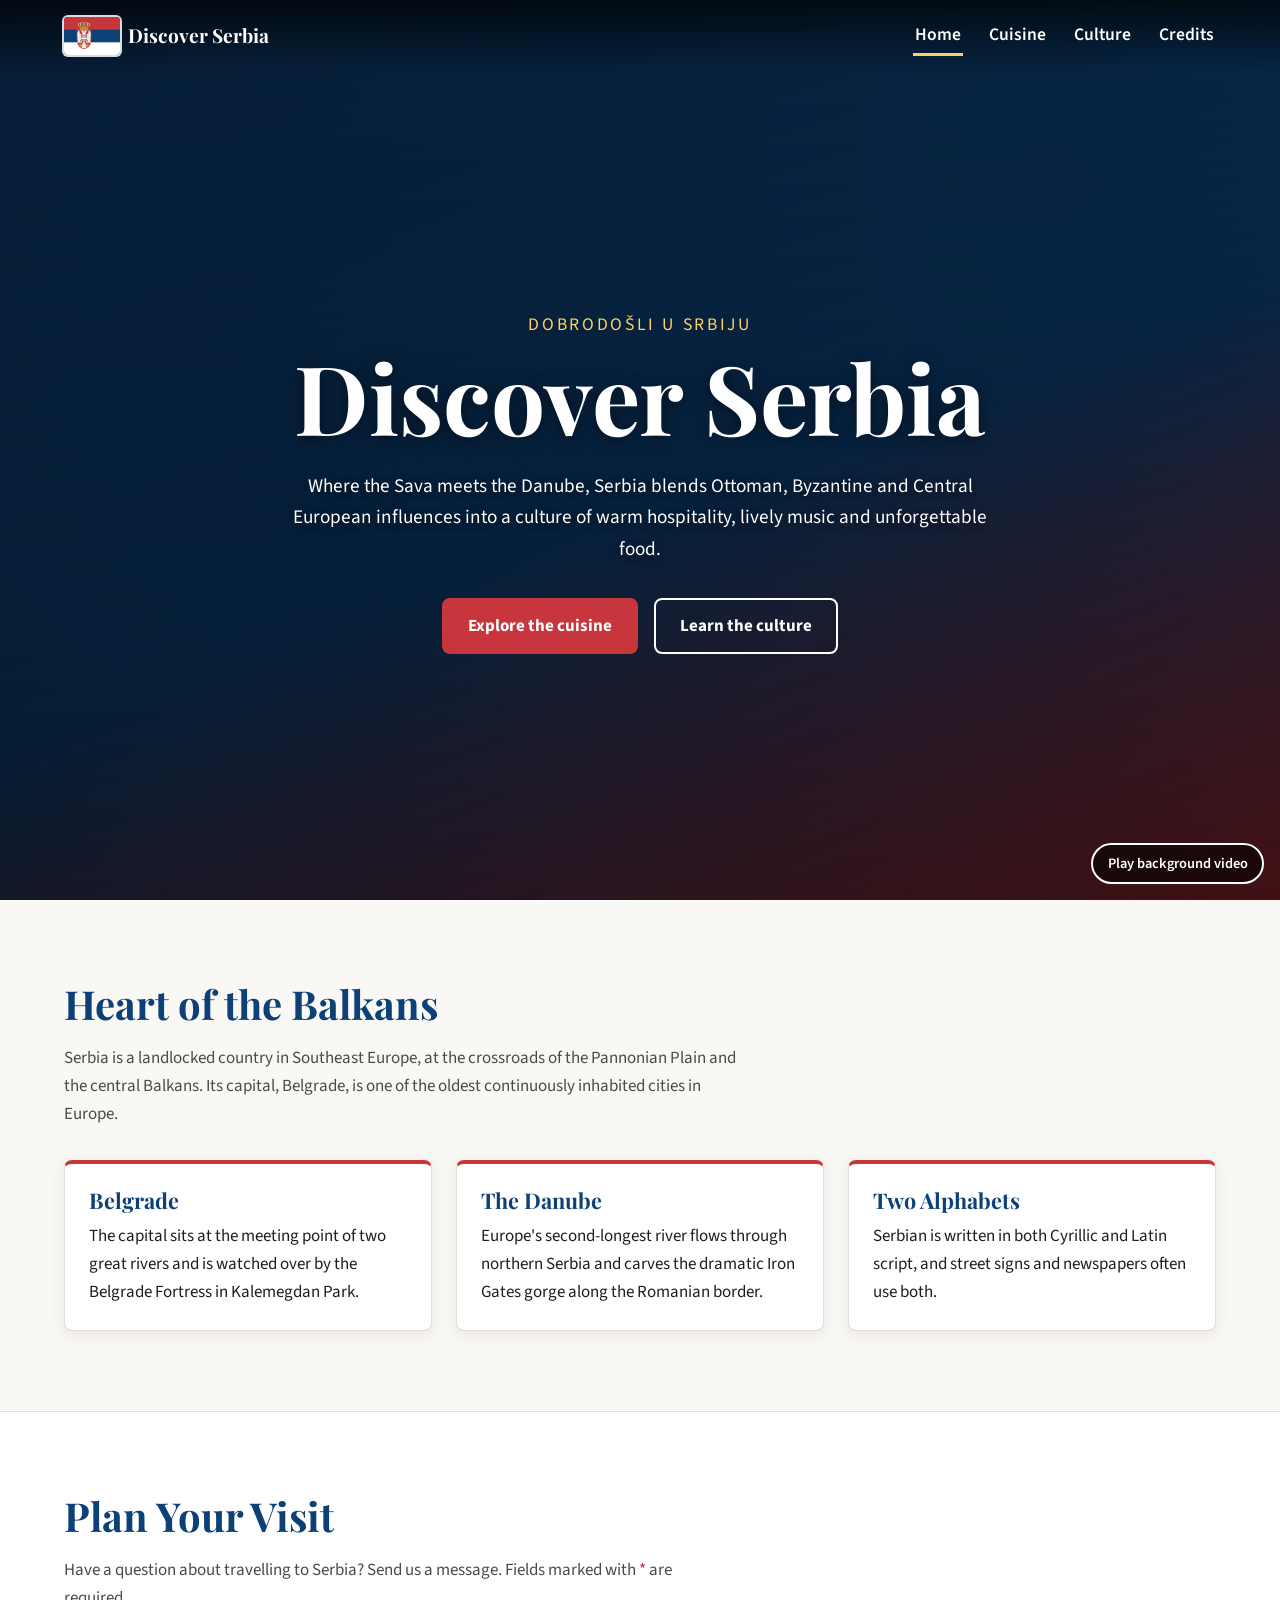
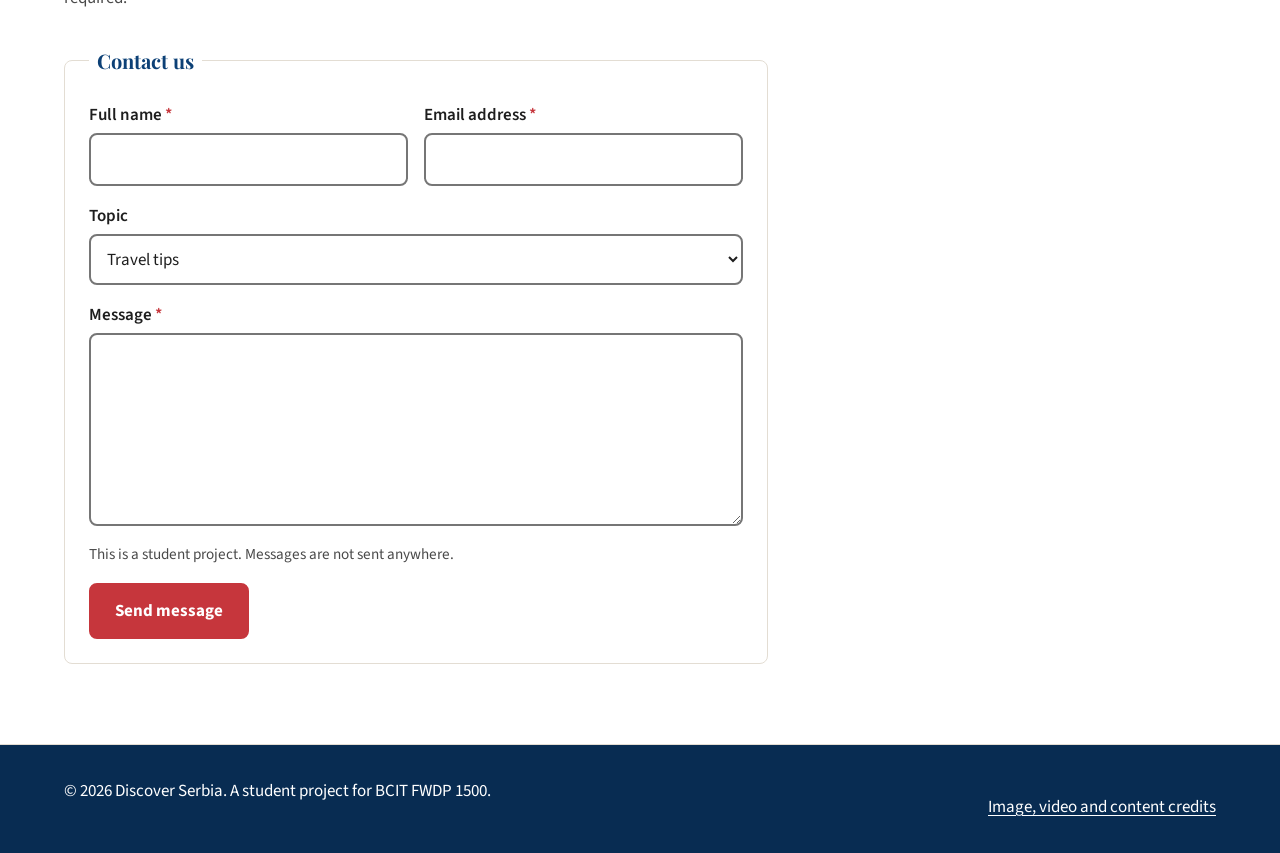
<file: index.html>
<!DOCTYPE html>
<html lang="en">
<head>
  <meta charset="UTF-8">
  <meta name="viewport" content="width=device-width, initial-scale=1">
  <title>Discover Serbia | Home</title>
  <meta name="description" content="Discover Serbia: an introduction to the Balkan country of Belgrade, the Danube, hearty cuisine and centuries of rich culture and history.">
  <meta name="theme-color" content="#0c4076">

  <link rel="icon" href="favicon/favicon.ico" sizes="32x32">
  <link rel="icon" href="favicon/favicon.svg" type="image/svg+xml">
  <link rel="apple-touch-icon" href="favicon/apple-touch-icon.png">
  <link rel="manifest" href="favicon/site.webmanifest">

  <link rel="preconnect" href="https://fonts.googleapis.com">
  <link rel="preconnect" href="https://fonts.gstatic.com" crossorigin>
  <link rel="stylesheet" href="https://fonts.googleapis.com/css2?family=Playfair+Display:ital,wght@0,700;1,400&amp;family=Source+Sans+3:wght@400;600;700&amp;display=swap">
  <link rel="stylesheet" href="css/reset.css">
  <link rel="stylesheet" href="css/styles.css">

  <script src="js/video.js" defer></script>
</head>
<body>
  <a class="skip-link" href="#main">Skip to content</a>

  <header class="site-header site-header--overlay">
    <div class="container site-header__inner">
      <a class="logo" href="index.html">
        <img src="images/Flag_of_Serbia.svg.webp" alt="Flag of Serbia, Discover Serbia home" width="56" height="37">
        <span class="logo__text" aria-hidden="true">Discover Serbia</span>
      </a>
      <nav class="site-nav" aria-label="Main">
        <ul>
          <li><a href="index.html" aria-current="page">Home</a></li>
          <li><a href="cuisine.html">Cuisine</a></li>
          <li><a href="culture.html">Culture</a></li>
          <li><a href="credits.html">Credits</a></li>
        </ul>
      </nav>
    </div>
  </header>

  <main id="main">
    <section class="hero" aria-labelledby="hero-title">
      <video class="hero__video" autoplay muted loop playsinline preload="auto" aria-hidden="true">
        <source src="media/belgrade-video.mp4" type="video/mp4">
      </video>

      <div class="hero__content">
        <p class="hero__eyebrow" lang="sr-Latn">Dobrodošli u Srbiju</p>
        <h1 id="hero-title">Discover Serbia</h1>
        <p class="hero__lead">
          Where the Sava meets the Danube, Serbia blends Ottoman, Byzantine and
          Central European influences into a culture of warm hospitality, lively
          music and unforgettable food.
        </p>
        <div class="hero__actions">
          <a class="btn" href="cuisine.html">Explore the cuisine</a>
          <a class="btn btn--ghost" href="culture.html">Learn the culture</a>
        </div>
      </div>

      <button class="hero__toggle" type="button" hidden>Pause background video</button>
    </section>

    <section class="section" aria-labelledby="intro-title">
      <div class="container">
        <h2 id="intro-title">Heart of the Balkans</h2>
        <p class="section__intro">
          Serbia is a landlocked country in Southeast Europe, at the crossroads of
          the Pannonian Plain and the central Balkans. Its capital, Belgrade, is
          one of the oldest continuously inhabited cities in Europe.
        </p>

        <div class="card-grid">
          <article class="card">
            <h3>Belgrade</h3>
            <p>
              The capital sits at the meeting point of two great rivers and is
              watched over by the Belgrade Fortress in Kalemegdan Park.
            </p>
          </article>
          <article class="card">
            <h3>The Danube</h3>
            <p>
              Europe's second-longest river flows through northern Serbia and
              carves the dramatic Iron Gates gorge along the Romanian border.
            </p>
          </article>
          <article class="card">
            <h3>Two Alphabets</h3>
            <p>
              Serbian is written in both Cyrillic and Latin script, and street
              signs and newspapers often use both.
            </p>
          </article>
        </div>
      </div>
    </section>

    <section class="section section--alt" aria-labelledby="contact-title">
      <div class="container">
        <h2 id="contact-title">Plan Your Visit</h2>
        <p class="section__intro">
          Have a question about travelling to Serbia? Send us a message.
          Fields marked with <span class="required" aria-hidden="true">*</span> are required.
        </p>

        <form class="contact-form" action="#" method="post">
          <fieldset>
            <legend>Contact us</legend>

            <div class="form-row">
              <div class="form-field">
                <label for="name">Full name <span class="required" aria-hidden="true">*</span></label>
                <input type="text" id="name" name="name" autocomplete="name" required>
              </div>
              <div class="form-field">
                <label for="email">Email address <span class="required" aria-hidden="true">*</span></label>
                <input type="email" id="email" name="email" autocomplete="email" required>
              </div>
            </div>

            <div class="form-field">
              <label for="topic">Topic</label>
              <select id="topic" name="topic">
                <option value="travel">Travel tips</option>
                <option value="food">Food &amp; restaurants</option>
                <option value="culture">Culture &amp; history</option>
                <option value="other">Something else</option>
              </select>
            </div>

            <div class="form-field">
              <label for="message">Message <span class="required" aria-hidden="true">*</span></label>
              <textarea id="message" name="message" rows="6" required></textarea>
            </div>

            <p class="form-note">This is a student project. Messages are not sent anywhere.</p>

            <button class="btn" type="submit">Send message</button>
          </fieldset>
        </form>
      </div>
    </section>
  </main>

  <footer class="site-footer">
    <div class="container site-footer__inner">
      <p>&copy; 2026 Discover Serbia. A student project for BCIT FWDP 1500.</p>
      <p><a href="credits.html">Image, video and content credits</a></p>
    </div>
  </footer>
</body>
</html>
</file>
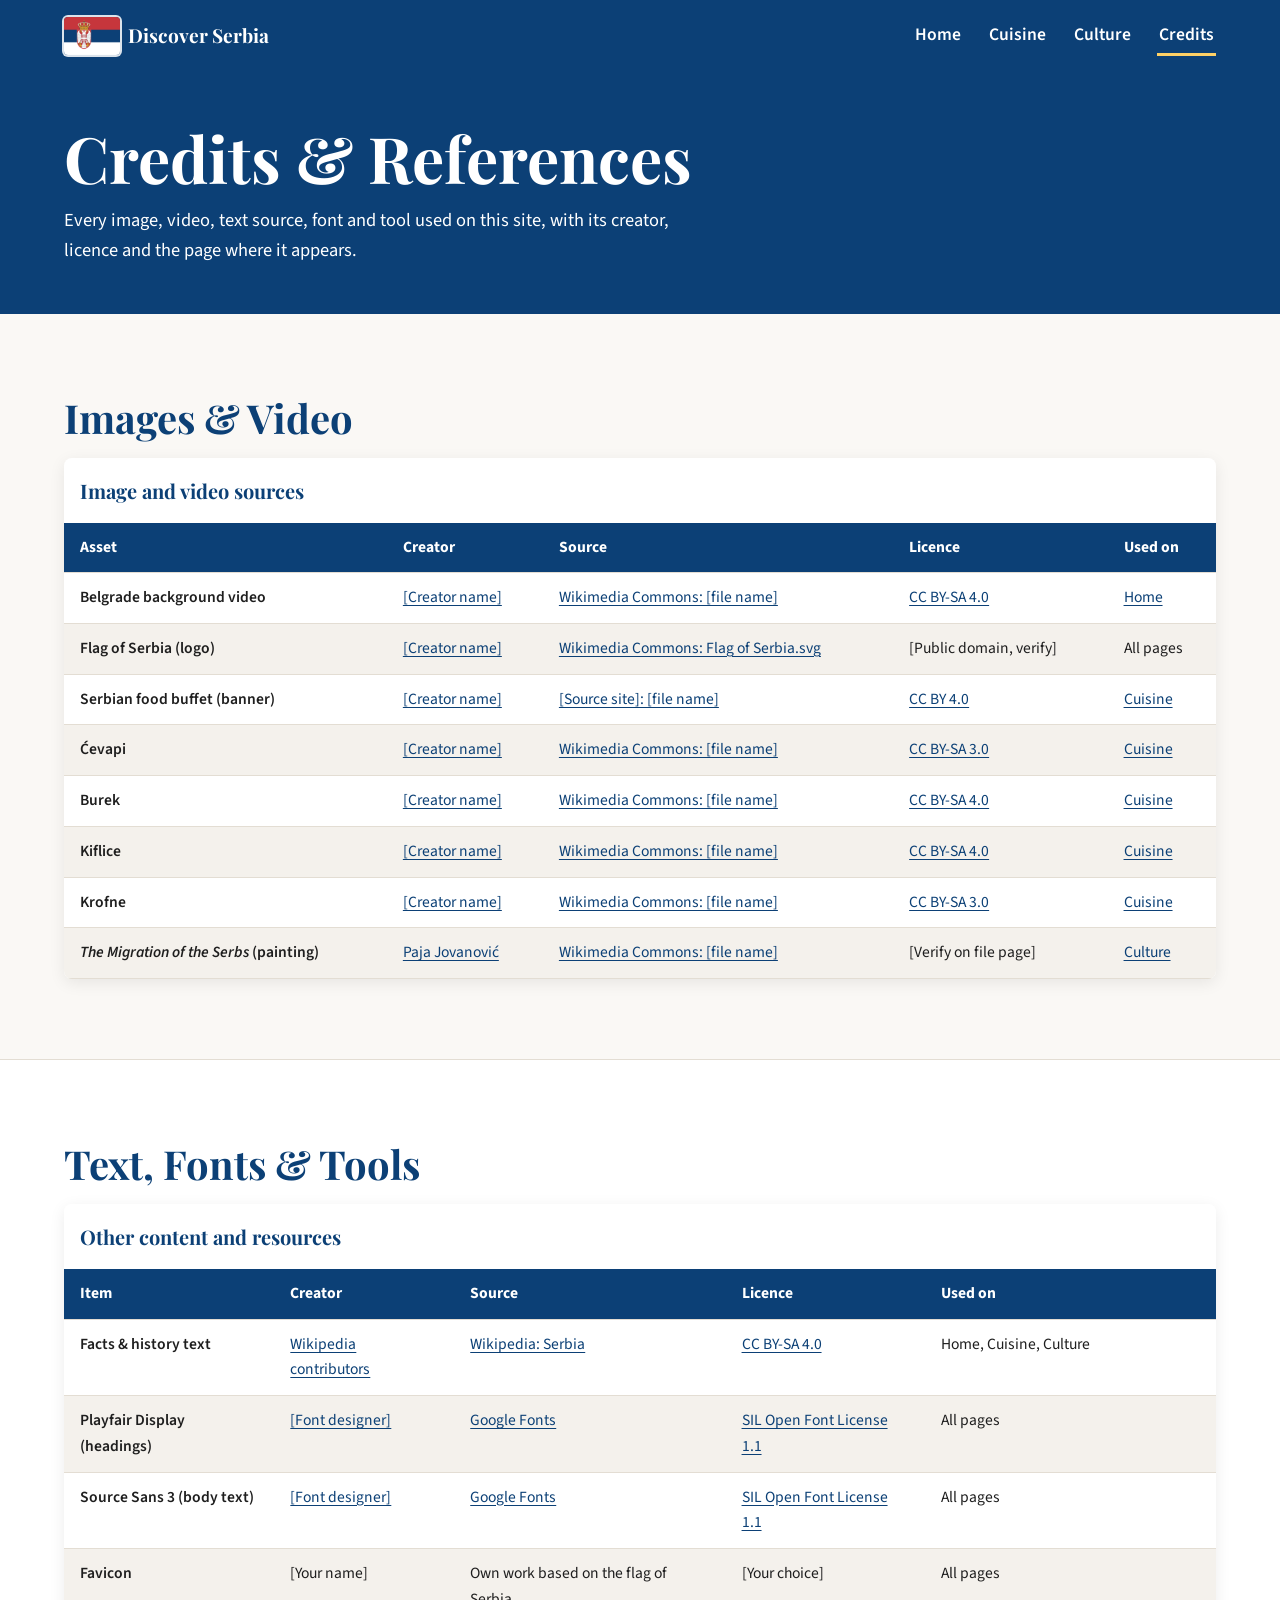
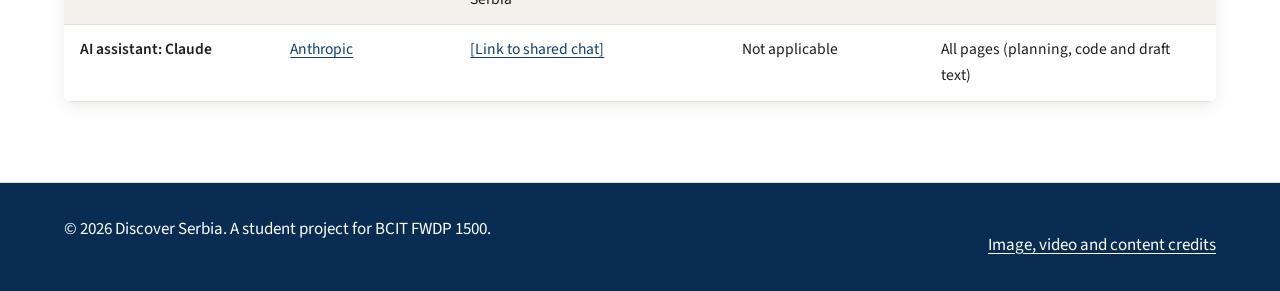
<file: credits.html>
<!DOCTYPE html>
<html lang="en">
<head>
  <meta charset="UTF-8">
  <meta name="viewport" content="width=device-width, initial-scale=1">
  <title>Credits &amp; References | Discover Serbia</title>
  <meta name="description" content="Credits and references for the images, video, text, fonts and AI resources used on the Discover Serbia website, with licences and the page each item appears on.">
  <meta name="theme-color" content="#0c4076">

  <link rel="icon" href="favicon/favicon.ico" sizes="32x32">
  <link rel="icon" href="favicon/favicon.svg" type="image/svg+xml">
  <link rel="apple-touch-icon" href="favicon/apple-touch-icon.png">
  <link rel="manifest" href="favicon/site.webmanifest">

  <link rel="preconnect" href="https://fonts.googleapis.com">
  <link rel="preconnect" href="https://fonts.gstatic.com" crossorigin>
  <link rel="stylesheet" href="https://fonts.googleapis.com/css2?family=Playfair+Display:ital,wght@0,700;1,400&amp;family=Source+Sans+3:wght@400;600;700&amp;display=swap">
  <link rel="stylesheet" href="css/reset.css">
  <link rel="stylesheet" href="css/styles.css">
</head>
<body>
  <a class="skip-link" href="#main">Skip to content</a>

  <header class="site-header">
    <div class="container site-header__inner">
      <a class="logo" href="index.html">
        <img src="images/Flag_of_Serbia.svg.webp" alt="Flag of Serbia, Discover Serbia home" width="56" height="37">
        <span class="logo__text" aria-hidden="true">Discover Serbia</span>
      </a>
      <nav class="site-nav" aria-label="Main">
        <ul>
          <li><a href="index.html">Home</a></li>
          <li><a href="cuisine.html">Cuisine</a></li>
          <li><a href="culture.html">Culture</a></li>
          <li><a href="credits.html" aria-current="page">Credits</a></li>
        </ul>
      </nav>
    </div>
  </header>

  <main id="main">
    <section class="page-banner" aria-labelledby="page-title">
      <div class="container">
        <h1 id="page-title">Credits &amp; References</h1>
        <p>
          Every image, video, text source, font and tool used on this site, with
          its creator, licence and the page where it appears.
        </p>
      </div>
    </section>

    <!--
      MOCK-UP: the [bracketed] creator names and "#" links below are placeholders.
      Replace each one with the real creator, profile link, source page and the exact
      licence verified on the original file page before submission.
    -->
    <section class="section" aria-labelledby="media-title">
      <div class="container">
        <h2 id="media-title">Images &amp; Video</h2>
        <div class="table-wrap" role="region" aria-labelledby="media-caption" tabindex="0">
          <table class="data-table credits-table">
            <caption id="media-caption">Image and video sources</caption>
            <thead>
              <tr>
                <th scope="col">Asset</th>
                <th scope="col">Creator</th>
                <th scope="col">Source</th>
                <th scope="col">Licence</th>
                <th scope="col">Used on</th>
              </tr>
            </thead>
            <tbody>
              <tr>
                <td>Belgrade background video</td>
                <td><a href="#">[Creator name]</a></td>
                <td><a href="#">Wikimedia Commons: [file name]</a></td>
                <td><a href="https://creativecommons.org/licenses/by-sa/4.0/">CC BY-SA 4.0</a></td>
                <td><a href="index.html">Home</a></td>
              </tr>
              <tr>
                <td>Flag of Serbia (logo)</td>
                <td><a href="#">[Creator name]</a></td>
                <td><a href="#">Wikimedia Commons: Flag of Serbia.svg</a></td>
                <td>[Public domain, verify]</td>
                <td>All pages</td>
              </tr>
              <tr>
                <td>Serbian food buffet (banner)</td>
                <td><a href="#">[Creator name]</a></td>
                <td><a href="#">[Source site]: [file name]</a></td>
                <td><a href="https://creativecommons.org/licenses/by/4.0/">CC BY 4.0</a></td>
                <td><a href="cuisine.html">Cuisine</a></td>
              </tr>
              <tr>
                <td>Ćevapi</td>
                <td><a href="#">[Creator name]</a></td>
                <td><a href="#">Wikimedia Commons: [file name]</a></td>
                <td><a href="https://creativecommons.org/licenses/by-sa/3.0/">CC BY-SA 3.0</a></td>
                <td><a href="cuisine.html">Cuisine</a></td>
              </tr>
              <tr>
                <td>Burek</td>
                <td><a href="#">[Creator name]</a></td>
                <td><a href="#">Wikimedia Commons: [file name]</a></td>
                <td><a href="https://creativecommons.org/licenses/by-sa/4.0/">CC BY-SA 4.0</a></td>
                <td><a href="cuisine.html">Cuisine</a></td>
              </tr>
              <tr>
                <td>Kiflice</td>
                <td><a href="#">[Creator name]</a></td>
                <td><a href="#">Wikimedia Commons: [file name]</a></td>
                <td><a href="https://creativecommons.org/licenses/by-sa/4.0/">CC BY-SA 4.0</a></td>
                <td><a href="cuisine.html">Cuisine</a></td>
              </tr>
              <tr>
                <td>Krofne</td>
                <td><a href="#">[Creator name]</a></td>
                <td><a href="#">Wikimedia Commons: [file name]</a></td>
                <td><a href="https://creativecommons.org/licenses/by-sa/3.0/">CC BY-SA 3.0</a></td>
                <td><a href="cuisine.html">Cuisine</a></td>
              </tr>
              <tr>
                <td><cite>The Migration of the Serbs</cite> (painting)</td>
                <td><a href="#">Paja Jovanović</a></td>
                <td><a href="#">Wikimedia Commons: [file name]</a></td>
                <td>[Verify on file page]</td>
                <td><a href="culture.html">Culture</a></td>
              </tr>
            </tbody>
          </table>
        </div>
      </div>
    </section>

    <section class="section section--alt" aria-labelledby="other-title">
      <div class="container">
        <h2 id="other-title">Text, Fonts &amp; Tools</h2>
        <div class="table-wrap" role="region" aria-labelledby="other-caption" tabindex="0">
          <table class="data-table credits-table">
            <caption id="other-caption">Other content and resources</caption>
            <thead>
              <tr>
                <th scope="col">Item</th>
                <th scope="col">Creator</th>
                <th scope="col">Source</th>
                <th scope="col">Licence</th>
                <th scope="col">Used on</th>
              </tr>
            </thead>
            <tbody>
              <tr>
                <td>Facts &amp; history text</td>
                <td><a href="https://en.wikipedia.org/wiki/Serbia">Wikipedia contributors</a></td>
                <td><a href="https://en.wikipedia.org/wiki/Serbia">Wikipedia: Serbia</a></td>
                <td><a href="https://creativecommons.org/licenses/by-sa/4.0/">CC BY-SA 4.0</a></td>
                <td>Home, Cuisine, Culture</td>
              </tr>
              <tr>
                <td>Playfair Display (headings)</td>
                <td><a href="#">[Font designer]</a></td>
                <td><a href="https://fonts.google.com/specimen/Playfair+Display">Google Fonts</a></td>
                <td><a href="https://openfontlicense.org/">SIL Open Font License 1.1</a></td>
                <td>All pages</td>
              </tr>
              <tr>
                <td>Source Sans 3 (body text)</td>
                <td><a href="#">[Font designer]</a></td>
                <td><a href="https://fonts.google.com/specimen/Source+Sans+3">Google Fonts</a></td>
                <td><a href="https://openfontlicense.org/">SIL Open Font License 1.1</a></td>
                <td>All pages</td>
              </tr>
              <tr>
                <td>Favicon</td>
                <td>[Your name]</td>
                <td>Own work based on the flag of Serbia</td>
                <td>[Your choice]</td>
                <td>All pages</td>
              </tr>
              <tr>
                <td>AI assistant: Claude</td>
                <td><a href="https://www.anthropic.com/">Anthropic</a></td>
                <td><a href="#">[Link to shared chat]</a></td>
                <td>Not applicable</td>
                <td>All pages (planning, code and draft text)</td>
              </tr>
            </tbody>
          </table>
        </div>
      </div>
    </section>
  </main>

  <footer class="site-footer">
    <div class="container site-footer__inner">
      <p>&copy; 2026 Discover Serbia. A student project for BCIT FWDP 1500.</p>
      <p><a href="credits.html">Image, video and content credits</a></p>
    </div>
  </footer>
</body>
</html>
</file>
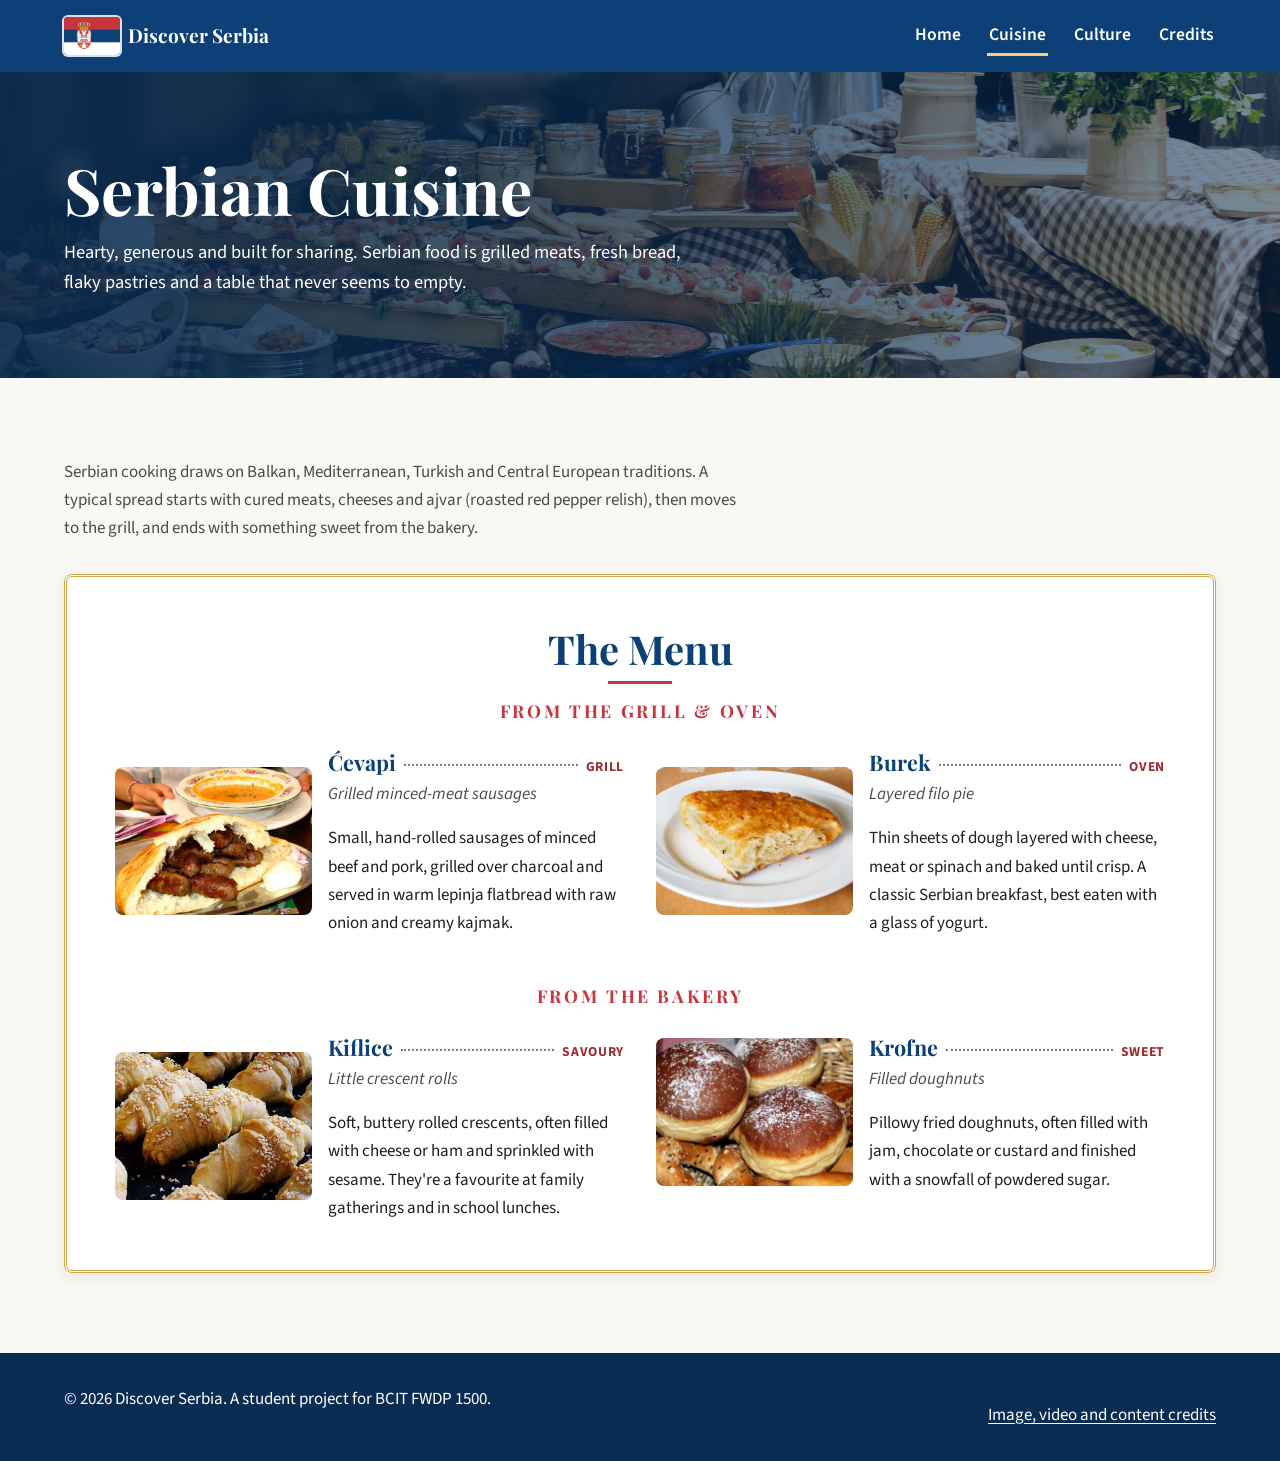
<file: cuisine.html>
<!DOCTYPE html>
<html lang="en">
<head>
  <meta charset="UTF-8">
  <meta name="viewport" content="width=device-width, initial-scale=1">
  <title>Serbian Cuisine: A Traditional Menu | Discover Serbia</title>
  <meta name="description" content="Browse a menu of classic Serbian dishes, from grilled ćevapi and flaky burek to sesame kiflice and sugar-dusted krofne.">
  <meta name="theme-color" content="#0c4076">

  <link rel="icon" href="favicon/favicon.ico" sizes="32x32">
  <link rel="icon" href="favicon/favicon.svg" type="image/svg+xml">
  <link rel="apple-touch-icon" href="favicon/apple-touch-icon.png">
  <link rel="manifest" href="favicon/site.webmanifest">

  <link rel="preconnect" href="https://fonts.googleapis.com">
  <link rel="preconnect" href="https://fonts.gstatic.com" crossorigin>
  <link rel="stylesheet" href="https://fonts.googleapis.com/css2?family=Playfair+Display:ital,wght@0,700;1,400&amp;family=Source+Sans+3:wght@400;600;700&amp;display=swap">
  <link rel="stylesheet" href="css/reset.css">
  <link rel="stylesheet" href="css/styles.css">
</head>
<body>
  <a class="skip-link" href="#main">Skip to content</a>

  <header class="site-header">
    <div class="container site-header__inner">
      <a class="logo" href="index.html">
        <img src="images/Flag_of_Serbia.svg.webp" alt="Flag of Serbia, Discover Serbia home" width="56" height="37">
        <span class="logo__text" aria-hidden="true">Discover Serbia</span>
      </a>
      <nav class="site-nav" aria-label="Main">
        <ul>
          <li><a href="index.html">Home</a></li>
          <li><a href="cuisine.html" aria-current="page">Cuisine</a></li>
          <li><a href="culture.html">Culture</a></li>
          <li><a href="credits.html">Credits</a></li>
        </ul>
      </nav>
    </div>
  </header>

  <main id="main">
    <section class="page-banner page-banner--image" aria-labelledby="page-title">
      <img class="page-banner__img" src="images/trandafood.jpg" alt="" width="4928" height="3264">
      <div class="container">
        <h1 id="page-title">Serbian Cuisine</h1>
        <p>
          Hearty, generous and built for sharing. Serbian food is grilled meats,
          fresh bread, flaky pastries and a table that never seems to empty.
        </p>
      </div>
    </section>

    <section class="section" aria-labelledby="menu-title">
      <div class="container">
        <p class="section__intro">
          Serbian cooking draws on Balkan, Mediterranean, Turkish and Central European
          traditions. A typical spread starts with cured meats, cheeses and
          <span lang="sr-Latn">ajvar</span> (roasted red pepper relish), then moves to the
          grill, and ends with something sweet from the bakery.
        </p>

        <div class="menu">
          <h2 class="menu__title" id="menu-title">The Menu</h2>

          <section class="menu__course" aria-labelledby="course-mains">
            <h3 id="course-mains">From the Grill &amp; Oven</h3>
            <div class="menu__grid">
              <article class="dish">
                <img src="images/cevapi.jpg" alt="Grilled ćevapi sausages stuffed into a fluffy flatbread with chopped onion and kajmak on a metal plate" width="800" height="450" loading="lazy">
                <div>
                  <div class="dish__header">
                    <h4 lang="sr-Latn">Ćevapi</h4>
                    <span class="dish__leader" aria-hidden="true"></span>
                    <span class="dish__tag">Grill</span>
                  </div>
                  <p class="dish__translation">Grilled minced-meat sausages</p>
                  <p>
                    Small, hand-rolled sausages of minced beef and pork, grilled over
                    charcoal and served in warm <span lang="sr-Latn">lepinja</span> flatbread
                    with raw onion and creamy <span lang="sr-Latn">kajmak</span>.
                  </p>
                </div>
              </article>

              <article class="dish">
                <img src="images/burek.jpg" alt="A wedge of golden, flaky burek pastry with layered filling on a white plate" width="800" height="600" loading="lazy">
                <div>
                  <div class="dish__header">
                    <h4 lang="sr-Latn">Burek</h4>
                    <span class="dish__leader" aria-hidden="true"></span>
                    <span class="dish__tag">Oven</span>
                  </div>
                  <p class="dish__translation">Layered filo pie</p>
                  <p>
                    Thin sheets of dough layered with cheese, meat or spinach and baked
                    until crisp. A classic Serbian breakfast, best eaten with a glass
                    of yogurt.
                  </p>
                </div>
              </article>
            </div>
          </section>

          <section class="menu__course" aria-labelledby="course-bakery">
            <h3 id="course-bakery">From the Bakery</h3>
            <div class="menu__grid">
              <article class="dish">
                <img src="images/kiflice.jpg" alt="Rows of golden crescent-shaped kiflice rolls topped with sesame seeds on a baking tray" width="800" height="566" loading="lazy">
                <div>
                  <div class="dish__header">
                    <h4 lang="sr-Latn">Kiflice</h4>
                    <span class="dish__leader" aria-hidden="true"></span>
                    <span class="dish__tag">Savoury</span>
                  </div>
                  <p class="dish__translation">Little crescent rolls</p>
                  <p>
                    Soft, buttery rolled crescents, often filled with cheese or ham and
                    sprinkled with sesame. They're a favourite at family gatherings and
                    in school lunches.
                  </p>
                </div>
              </article>

              <article class="dish">
                <img src="images/krofne.jpg" alt="Round krofne doughnuts dusted with powdered sugar in a wicker basket with sesame bread rings" width="800" height="754" loading="lazy">
                <div>
                  <div class="dish__header">
                    <h4 lang="sr-Latn">Krofne</h4>
                    <span class="dish__leader" aria-hidden="true"></span>
                    <span class="dish__tag">Sweet</span>
                  </div>
                  <p class="dish__translation">Filled doughnuts</p>
                  <p>
                    Pillowy fried doughnuts, often filled with jam, chocolate or
                    custard and finished with a snowfall of powdered sugar.
                  </p>
                </div>
              </article>
            </div>
          </section>
        </div>
      </div>
    </section>
  </main>

  <footer class="site-footer">
    <div class="container site-footer__inner">
      <p>&copy; 2026 Discover Serbia. A student project for BCIT FWDP 1500.</p>
      <p><a href="credits.html">Image, video and content credits</a></p>
    </div>
  </footer>
</body>
</html>
</file>
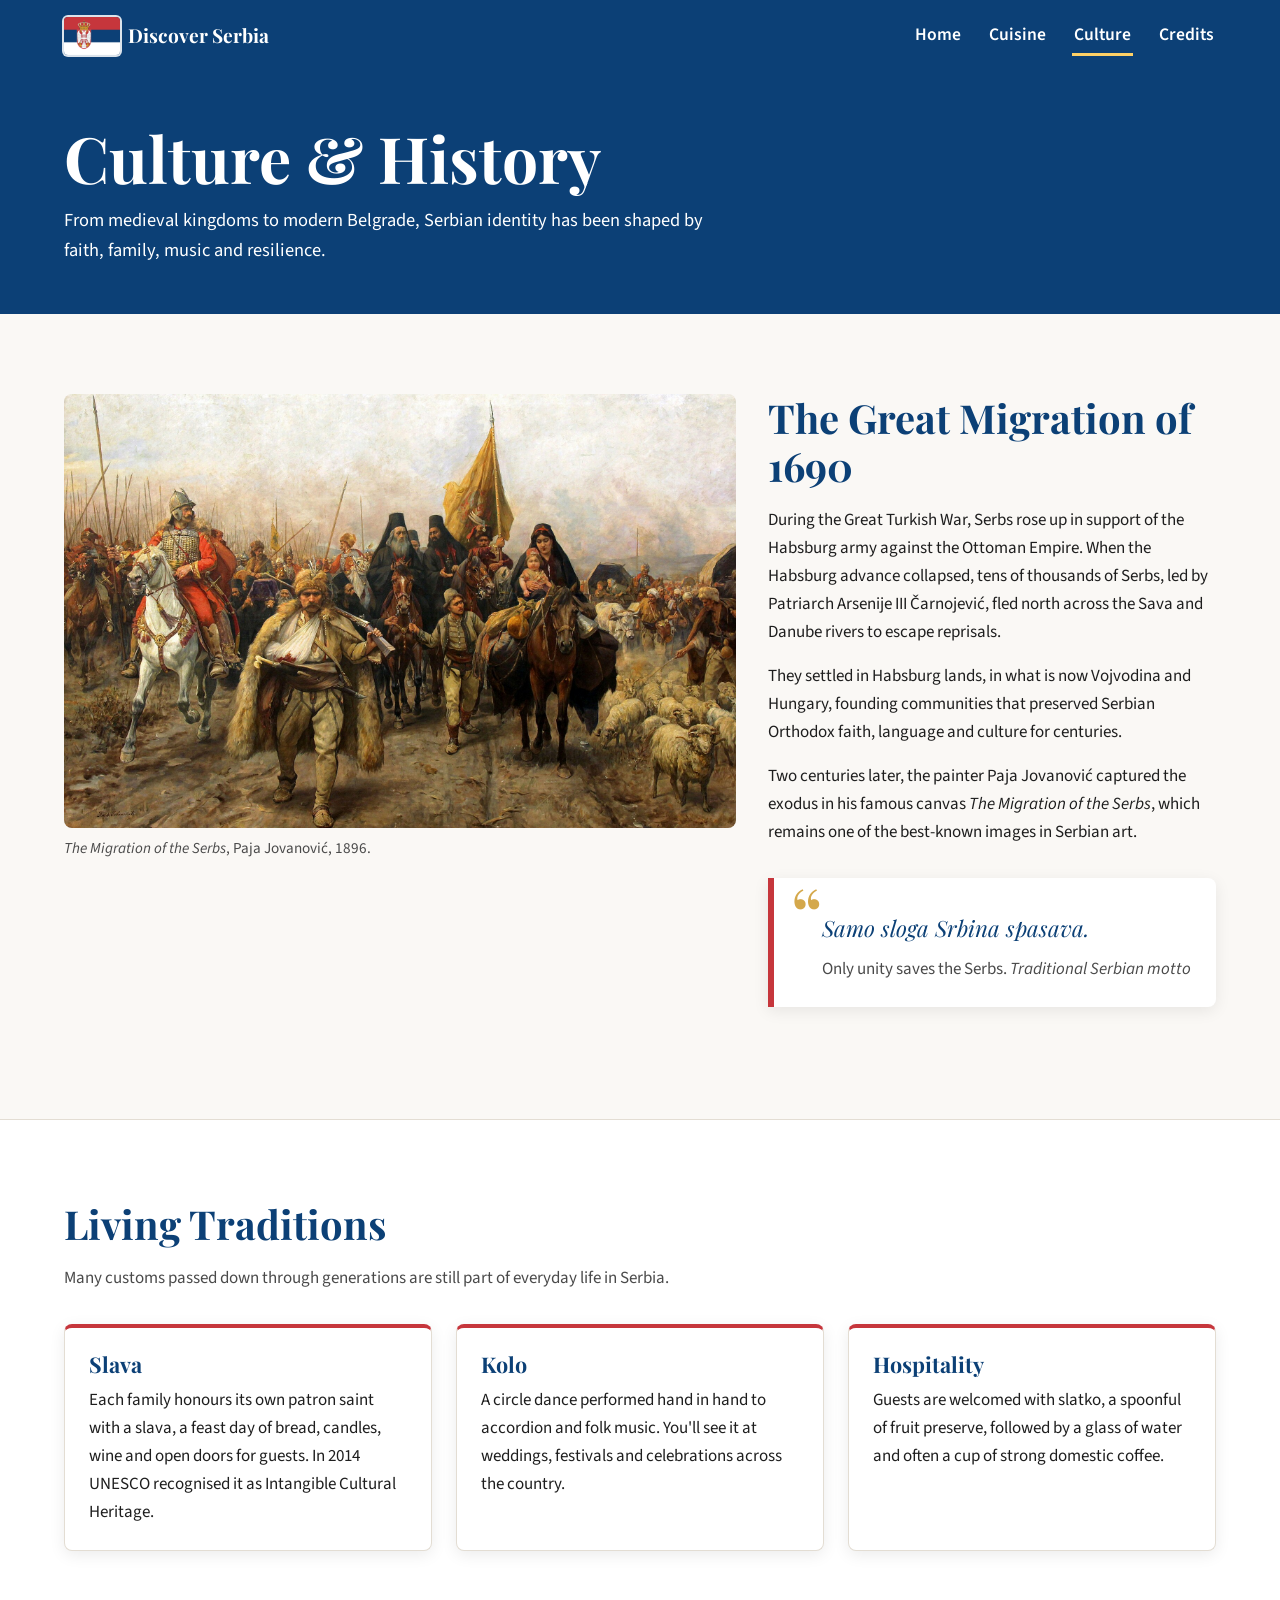
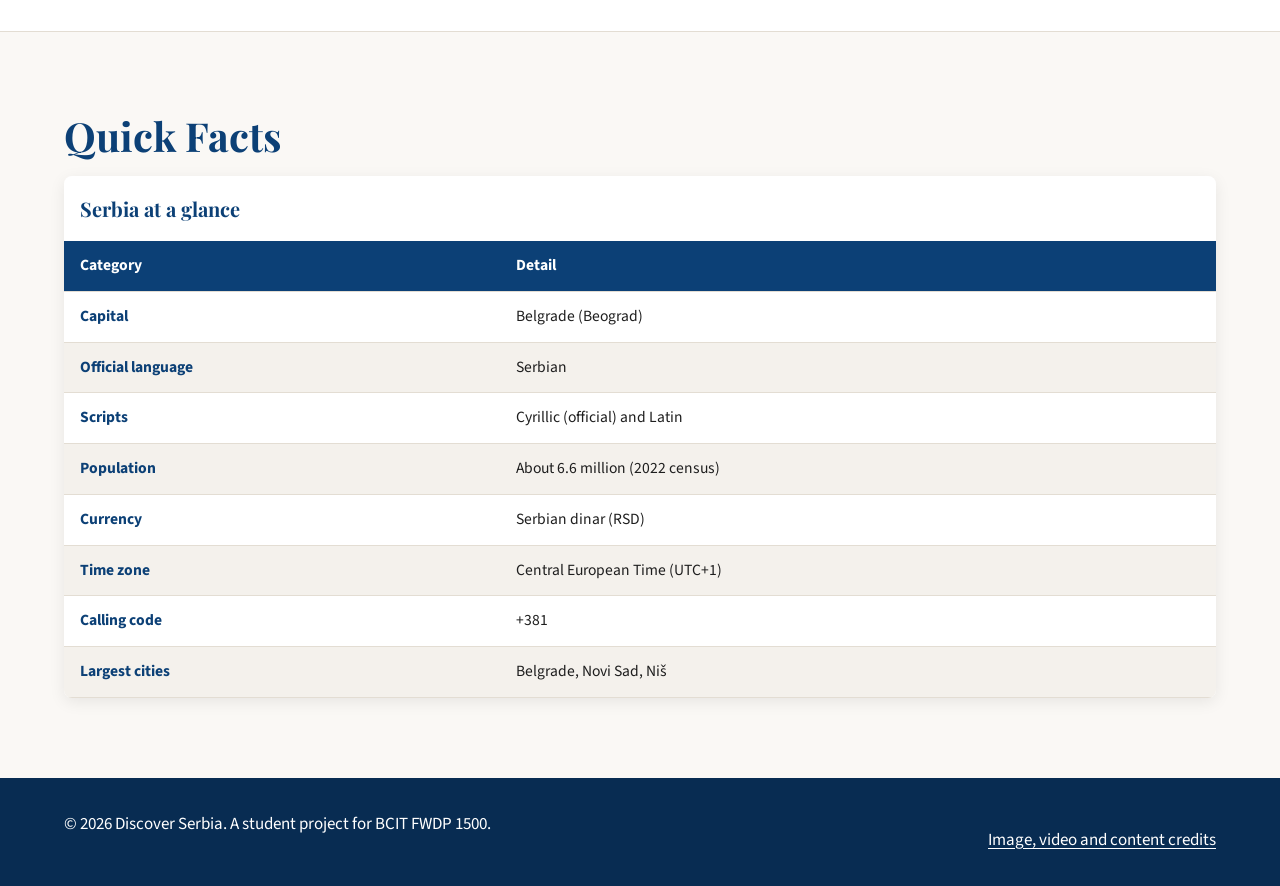
<file: culture.html>
<!DOCTYPE html>
<html lang="en">
<head>
  <meta charset="UTF-8">
  <meta name="viewport" content="width=device-width, initial-scale=1">
  <title>Serbian Culture &amp; History | Discover Serbia</title>
  <meta name="description" content="Explore Serbian culture and history: the Great Migration of 1690, family slava celebrations, the kolo folk dance and quick facts about Serbia.">
  <meta name="theme-color" content="#0c4076">

  <link rel="icon" href="favicon/favicon.ico" sizes="32x32">
  <link rel="icon" href="favicon/favicon.svg" type="image/svg+xml">
  <link rel="apple-touch-icon" href="favicon/apple-touch-icon.png">
  <link rel="manifest" href="favicon/site.webmanifest">

  <link rel="preconnect" href="https://fonts.googleapis.com">
  <link rel="preconnect" href="https://fonts.gstatic.com" crossorigin>
  <link rel="stylesheet" href="https://fonts.googleapis.com/css2?family=Playfair+Display:ital,wght@0,700;1,400&amp;family=Source+Sans+3:wght@400;600;700&amp;display=swap">
  <link rel="stylesheet" href="css/reset.css">
  <link rel="stylesheet" href="css/styles.css">
</head>
<body>
  <a class="skip-link" href="#main">Skip to content</a>

  <header class="site-header">
    <div class="container site-header__inner">
      <a class="logo" href="index.html">
        <img src="images/Flag_of_Serbia.svg.webp" alt="Flag of Serbia, Discover Serbia home" width="56" height="37">
        <span class="logo__text" aria-hidden="true">Discover Serbia</span>
      </a>
      <nav class="site-nav" aria-label="Main">
        <ul>
          <li><a href="index.html">Home</a></li>
          <li><a href="cuisine.html">Cuisine</a></li>
          <li><a href="culture.html" aria-current="page">Culture</a></li>
          <li><a href="credits.html">Credits</a></li>
        </ul>
      </nav>
    </div>
  </header>

  <main id="main">
    <section class="page-banner" aria-labelledby="page-title">
      <div class="container">
        <h1 id="page-title">Culture &amp; History</h1>
        <p>
          From medieval kingdoms to modern Belgrade, Serbian identity has been
          shaped by faith, family, music and resilience.
        </p>
      </div>
    </section>

    <section class="section" aria-labelledby="migration-title">
      <div class="container history">
        <figure>
          <img src="images/migration.jpg" alt="Painting of a long column of Serbian refugees on the move: a mounted soldier, an armed man in a fur cloak, Orthodox clergy beneath a golden banner, a mother holding a child on horseback and shepherds driving sheep" width="1920" height="1242">
          <figcaption><cite>The Migration of the Serbs</cite>, Paja Jovanović, 1896.</figcaption>
        </figure>

        <div>
          <h2 id="migration-title">The Great Migration of 1690</h2>
          <p>
            During the Great Turkish War, Serbs rose up in support of the Habsburg
            army against the Ottoman Empire. When the Habsburg advance collapsed,
            tens of thousands of Serbs, led by Patriarch Arsenije III Čarnojević,
            fled north across the Sava and Danube rivers to escape reprisals.
          </p>
          <p>
            They settled in Habsburg lands, in what is now Vojvodina and Hungary,
            founding communities that preserved Serbian Orthodox faith, language
            and culture for centuries.
          </p>
          <p>
            Two centuries later, the painter Paja Jovanović captured the exodus in
            his famous canvas <cite>The Migration of the Serbs</cite>, which remains one of
            the best-known images in Serbian art.
          </p>

          <blockquote>
            <p lang="sr-Latn">Samo sloga Srbina spasava.</p>
            <footer>Only unity saves the Serbs. <cite>Traditional Serbian motto</cite></footer>
          </blockquote>
        </div>
      </div>
    </section>

    <section class="section section--alt" aria-labelledby="traditions-title">
      <div class="container">
        <h2 id="traditions-title">Living Traditions</h2>
        <p class="section__intro">
          Many customs passed down through generations are still part of everyday life in Serbia.
        </p>

        <div class="card-grid">
          <article class="card">
            <h3 lang="sr-Latn">Slava</h3>
            <p>
              Each family honours its own patron saint with a <span lang="sr-Latn">slava</span>,
              a feast day of bread, candles, wine and open doors for guests. In 2014 UNESCO
              recognised it as Intangible Cultural Heritage.
            </p>
          </article>
          <article class="card">
            <h3 lang="sr-Latn">Kolo</h3>
            <p>
              A circle dance performed hand in hand to accordion and folk music. You'll see it
              at weddings, festivals and celebrations across the country.
            </p>
          </article>
          <article class="card">
            <h3>Hospitality</h3>
            <p>
              Guests are welcomed with <span lang="sr-Latn">slatko</span>, a spoonful of fruit
              preserve, followed by a glass of water and often a cup of strong domestic coffee.
            </p>
          </article>
        </div>
      </div>
    </section>

    <section class="section" aria-labelledby="facts-title">
      <div class="container">
        <h2 id="facts-title">Quick Facts</h2>
        <div class="table-wrap">
          <table class="data-table">
            <caption>Serbia at a glance</caption>
            <thead>
              <tr>
                <th scope="col">Category</th>
                <th scope="col">Detail</th>
              </tr>
            </thead>
            <tbody>
              <tr>
                <th scope="row">Capital</th>
                <td>Belgrade (<span lang="sr-Latn">Beograd</span>)</td>
              </tr>
              <tr>
                <th scope="row">Official language</th>
                <td>Serbian</td>
              </tr>
              <tr>
                <th scope="row">Scripts</th>
                <td>Cyrillic (official) and Latin</td>
              </tr>
              <tr>
                <th scope="row">Population</th>
                <td>About 6.6 million (2022 census)</td>
              </tr>
              <tr>
                <th scope="row">Currency</th>
                <td>Serbian dinar (RSD)</td>
              </tr>
              <tr>
                <th scope="row">Time zone</th>
                <td>Central European Time (UTC+1)</td>
              </tr>
              <tr>
                <th scope="row">Calling code</th>
                <td>+381</td>
              </tr>
              <tr>
                <th scope="row">Largest cities</th>
                <td>Belgrade, Novi Sad, Niš</td>
              </tr>
            </tbody>
          </table>
        </div>
      </div>
    </section>
  </main>

  <footer class="site-footer">
    <div class="container site-footer__inner">
      <p>&copy; 2026 Discover Serbia. A student project for BCIT FWDP 1500.</p>
      <p><a href="credits.html">Image, video and content credits</a></p>
    </div>
  </footer>
</body>
</html>
</file>
<file: css/styles.css>
/* ==========================================================================
   Discover Serbia — styles.css
   Mobile-first. Order: custom properties → base → layout → components
   → page-specific → utilities → media queries
   ========================================================================== */

/* ---------- 1. Custom properties ---------- */
:root {
  /* Colours (Serbian flag) */
  --color-primary: #0c4076;      /* flag blue */
  --color-primary-dark: #082c52;
  --color-secondary: #c6363c;    /* flag red */
  --color-secondary-dark: #a12a30;
  --color-accent: #d4a84b;       /* coat-of-arms gold (decorative) */
  --color-accent-bright: #ffd166;
  --color-text: #1e1e1e;
  --color-text-muted: #4a4a4a;
  --color-bg: #faf8f5;
  --color-surface: #ffffff;
  --color-border: #767676;
  --color-line: #e3ddd3;

  /* Fonts */
  --font-heading: "Playfair Display", Georgia, "Times New Roman", serif;
  --font-body: "Source Sans 3", system-ui, -apple-system, "Segoe UI", Roboto, sans-serif;

  /* Spacing scale */
  --space-xs: 0.5rem;
  --space-s: 1rem;
  --space-m: 1.5rem;
  --space-l: 2rem;
  --space-xl: 3rem;
  --space-xxl: 5rem;

  /* Misc */
  --radius: 0.5rem;
  --shadow: 0 0.25rem 1rem rgb(0 0 0 / 0.08);
  --max-width: 72rem;
  --header-height: 5rem;
}

/* ---------- 2. Base & typography ---------- */
body {
  font-family: var(--font-body);
  font-size: 1.0625rem;
  line-height: 1.65;
  color: var(--color-text);
  background-color: var(--color-bg);
  display: flex;
  flex-direction: column;
}

main {
  flex: 1;
}

h1,
h2,
h3 {
  font-family: var(--font-heading);
  line-height: 1.2;
  color: var(--color-primary);
}

h1 {
  font-size: clamp(2.25rem, 7vw, 4rem);
}

h2 {
  font-size: clamp(1.75rem, 4.5vw, 2.5rem);
  margin-bottom: var(--space-s);
}

h3 {
  font-size: 1.35rem;
  margin-bottom: var(--space-xs);
}

p + p {
  margin-top: var(--space-s);
}

a {
  color: var(--color-primary);
  text-underline-offset: 0.2em;
}

a:hover {
  color: var(--color-secondary);
}

:focus-visible {
  outline: 3px solid var(--color-primary);
  outline-offset: 3px;
  border-radius: 2px;
}

/* ---------- 3. Layout ---------- */
.container {
  width: min(100% - 2 * var(--space-s), var(--max-width));
  margin-inline: auto;
}

.section {
  padding-block: var(--space-xl);
}

.section--alt {
  background-color: var(--color-surface);
  border-block: 1px solid var(--color-line);
}

.section__intro {
  max-width: 42rem;
  margin-bottom: var(--space-l);
  color: var(--color-text-muted);
}

/* ---------- 4. Components ---------- */

/* Skip link */
.skip-link {
  position: absolute;
  top: var(--space-xs);
  left: var(--space-xs);
  z-index: 100;
  padding: var(--space-xs) var(--space-s);
  background-color: var(--color-surface);
  color: var(--color-primary);
  font-weight: 700;
  border-radius: var(--radius);
  transform: translateY(-200%);
}

.skip-link:focus {
  transform: translateY(0);
}

/* Site header (Flexbox) */
.site-header {
  position: relative;
  z-index: 10;
  background-color: var(--color-primary);
  color: #fff;
}

.site-header__inner {
  display: flex;
  flex-wrap: wrap;
  align-items: center;
  justify-content: space-between;
  gap: var(--space-s);
  padding-block: var(--space-s);
}

.site-header :focus-visible,
.hero :focus-visible,
.site-footer :focus-visible {
  outline-color: var(--color-accent-bright);
}

.logo {
  display: flex;
  align-items: center;
  gap: var(--space-xs);
  color: #fff;
  text-decoration: none;
  font-family: var(--font-heading);
  font-weight: 700;
  font-size: 1.2rem;
}

.logo:hover {
  color: #fff;
}

.logo img {
  width: 3.5rem;
  height: auto;
  border-radius: 0.25rem;
  box-shadow: 0 0 0 2px rgb(255 255 255 / 0.85);
}

.logo__text {
  display: none;
}

/* Primary navigation */
.site-nav ul {
  display: flex;
  flex-wrap: wrap;
  gap: var(--space-xs) var(--space-s);
  list-style: none;
  padding: 0;
}

.site-nav a {
  display: block;
  padding: 0.25rem 0.125rem;
  color: #fff;
  font-weight: 600;
  text-decoration: none;
  border-bottom: 3px solid transparent;
}

.site-nav a:hover {
  color: #fff;
  border-bottom-color: rgb(255 255 255 / 0.6);
}

.site-nav a[aria-current="page"] {
  border-bottom-color: var(--color-accent-bright);
}

/* Home page: header overlays the video */
.site-header--overlay {
  position: absolute;
  inset-inline: 0;
  top: 0;
  background: linear-gradient(rgb(0 0 0 / 0.7), rgb(0 0 0 / 0));
}

/* Buttons */
.btn {
  display: inline-block;
  padding: 0.75rem 1.5rem;
  border: 2px solid var(--color-secondary);
  border-radius: var(--radius);
  background-color: var(--color-secondary);
  color: #fff;
  font-weight: 700;
  text-decoration: none;
  cursor: pointer;
  transition: background-color 0.2s, border-color 0.2s;
}

.btn:hover {
  background-color: var(--color-secondary-dark);
  border-color: var(--color-secondary-dark);
  color: #fff;
}

.btn--ghost {
  background-color: transparent;
  border-color: #fff;
}

.btn--ghost:hover {
  background-color: rgb(255 255 255 / 0.15);
  border-color: #fff;
}

/* Hero with background video */
.hero {
  position: relative;
  isolation: isolate;
  display: grid;
  place-items: center;
  min-height: 100vh;
  min-height: 100svh;
  padding: calc(var(--header-height) + var(--space-l)) var(--space-s) var(--space-xl);
  overflow: hidden;
  color: #fff;
  text-align: center;
  /* Fallback when video is unavailable or motion is reduced */
  background: linear-gradient(160deg, var(--color-primary-dark), var(--color-primary) 55%, var(--color-secondary-dark));
}

.hero__video {
  position: absolute;
  inset: 0;
  z-index: -2;
  width: 100%;
  height: 100%;
  object-fit: cover;
}

.hero::after {
  content: "";
  position: absolute;
  inset: 0;
  z-index: -1;
  background: linear-gradient(rgb(0 0 0 / 0.35), rgb(0 0 0 / 0.6));
}

.hero__content {
  max-width: 44rem;
}

.hero__eyebrow {
  font-size: 1.1rem;
  letter-spacing: 0.15em;
  text-transform: uppercase;
  color: var(--color-accent-bright);
}

.hero h1 {
  color: #fff;
  font-size: clamp(2.75rem, 11vw, 6rem);
  text-shadow: 0 2px 1rem rgb(0 0 0 / 0.5);
}

.hero__lead {
  margin-top: var(--space-s);
  font-size: 1.2rem;
  text-shadow: 0 1px 0.5rem rgb(0 0 0 / 0.6);
}

.hero__actions {
  display: flex;
  flex-wrap: wrap;
  justify-content: center;
  gap: var(--space-s);
  margin-top: var(--space-l);
}

.hero__toggle {
  position: absolute;
  right: var(--space-s);
  bottom: var(--space-s);
  padding: 0.4rem 0.9rem;
  border: 2px solid #fff;
  border-radius: 999px;
  background-color: rgb(0 0 0 / 0.55);
  color: #fff;
  font-size: 0.9rem;
  font-weight: 600;
  cursor: pointer;
}

.hero__toggle:hover {
  background-color: rgb(0 0 0 / 0.8);
}

/* Page banner (inner pages) */
.page-banner {
  position: relative;
  isolation: isolate;
  padding-block: var(--space-xl);
  background-color: var(--color-primary);
  color: #fff;
}

.page-banner h1 {
  color: #fff;
}

.page-banner p {
  max-width: 40rem;
  margin-top: var(--space-xs);
  font-size: 1.15rem;
}

.page-banner--image {
  padding-block: var(--space-xxl);
}

.page-banner__img {
  position: absolute;
  inset: 0;
  z-index: -2;
  width: 100%;
  height: 100%;
  object-fit: cover;
}

.page-banner--image::after {
  content: "";
  position: absolute;
  inset: 0;
  z-index: -1;
  background: linear-gradient(90deg, rgb(8 44 82 / 0.9), rgb(8 44 82 / 0.55));
}

/* Feature cards (Grid) */
.card-grid {
  display: grid;
  gap: var(--space-m);
}

.card {
  padding: var(--space-m);
  background-color: var(--color-surface);
  border: 1px solid var(--color-line);
  border-top: 4px solid var(--color-secondary);
  border-radius: var(--radius);
  box-shadow: var(--shadow);
}

/* Contact form */
.contact-form {
  max-width: 44rem;
}

.contact-form fieldset {
  display: grid;
  gap: var(--space-s);
  padding: var(--space-m);
  border: 1px solid var(--color-line);
  border-radius: var(--radius);
  background-color: var(--color-surface);
}

.contact-form legend {
  padding-inline: var(--space-xs);
  font-family: var(--font-heading);
  font-size: 1.25rem;
  font-weight: 700;
  color: var(--color-primary);
}

.form-field {
  display: flex;
  flex-direction: column;
  gap: 0.25rem;
}

.form-field label {
  font-weight: 600;
}

.form-field input,
.form-field select,
.form-field textarea {
  width: 100%;
  padding: 0.65rem 0.75rem;
  border: 2px solid var(--color-border);
  border-radius: var(--radius);
  background-color: #fff;
  color: var(--color-text);
}

.form-field input:focus-visible,
.form-field select:focus-visible,
.form-field textarea:focus-visible {
  outline-offset: 1px;
  border-color: var(--color-primary);
}

.form-field textarea {
  min-height: 9rem;
  resize: vertical;
}

.required {
  color: var(--color-secondary);
}

.form-note {
  font-size: 0.95rem;
  color: var(--color-text-muted);
}

.contact-form .btn {
  justify-self: start;
}

/* Tables */
.table-wrap {
  overflow-x: auto;
  border-radius: var(--radius);
  box-shadow: var(--shadow);
}

.data-table {
  width: 100%;
  background-color: var(--color-surface);
  font-size: 0.975rem;
}

.data-table caption {
  padding: var(--space-s);
  font-family: var(--font-heading);
  font-size: 1.25rem;
  font-weight: 700;
  text-align: left;
  color: var(--color-primary);
  background-color: var(--color-surface);
}

.data-table th,
.data-table td {
  padding: 0.75rem var(--space-s);
  text-align: left;
  vertical-align: top;
  border-bottom: 1px solid var(--color-line);
}

.data-table thead th {
  background-color: var(--color-primary);
  color: #fff;
}

.data-table tbody th {
  color: var(--color-primary);
}

.data-table tbody tr:nth-child(even) {
  background-color: #f4f1ec;
}

/* Blockquote */
blockquote {
  position: relative;
  margin-block: var(--space-l);
  padding: var(--space-l) var(--space-m) var(--space-m) var(--space-xl);
  background-color: var(--color-surface);
  border-left: 6px solid var(--color-secondary);
  border-radius: 0 var(--radius) var(--radius) 0;
  box-shadow: var(--shadow);
}

blockquote::before {
  content: "\201C";
  position: absolute;
  top: -0.25rem;
  left: var(--space-s);
  font-family: var(--font-heading);
  font-size: 5rem;
  line-height: 1;
  color: var(--color-accent);
}

blockquote p {
  font-family: var(--font-heading);
  font-size: 1.4rem;
  font-style: italic;
  color: var(--color-primary);
}

blockquote footer {
  margin-top: var(--space-xs);
  color: var(--color-text-muted);
}

/* Figures */
figure img {
  width: 100%;
  height: auto;
  border-radius: var(--radius);
}

figcaption {
  margin-top: var(--space-xs);
  font-size: 0.95rem;
  color: var(--color-text-muted);
}

/* ---------- 5. Page-specific ---------- */

/* Cuisine menu */
.menu {
  padding: var(--space-l) var(--space-s);
  background-color: var(--color-surface);
  border: 3px double var(--color-accent);
  border-radius: var(--radius);
  box-shadow: var(--shadow);
}

.menu__title {
  text-align: center;
}

.menu__title::after {
  content: "";
  display: block;
  width: 4rem;
  height: 3px;
  margin: var(--space-xs) auto 0;
  background-color: var(--color-secondary);
}

.menu__course + .menu__course {
  margin-top: var(--space-xl);
}

.menu__course h3 {
  margin-bottom: var(--space-m);
  text-align: center;
  font-size: 1.1rem;
  letter-spacing: 0.15em;
  text-transform: uppercase;
  color: var(--color-secondary);
}

.menu__grid {
  display: grid;
  gap: var(--space-l);
}

.dish {
  display: grid;
  gap: var(--space-s);
  align-content: start;
}

.dish img {
  width: 100%;
  height: auto;
  aspect-ratio: 4 / 3;
  object-fit: cover;
  border-radius: var(--radius);
}

.dish__header {
  display: flex;
  align-items: baseline;
  gap: var(--space-xs);
}

.dish__header h4 {
  font-family: var(--font-heading);
  font-size: 1.35rem;
  color: var(--color-primary);
}

.dish__leader {
  flex: 1;
  min-width: 1rem;
  border-bottom: 2px dotted var(--color-border);
  transform: translateY(-0.3em);
}

.dish__tag {
  font-size: 0.85rem;
  font-weight: 700;
  letter-spacing: 0.05em;
  text-transform: uppercase;
  color: var(--color-secondary-dark);
  white-space: nowrap;
}

.dish__translation {
  font-style: italic;
  color: var(--color-text-muted);
}

/* Culture */
.history {
  display: grid;
  gap: var(--space-l);
  align-items: start;
}

/* Credits */
.credits-table td:first-child {
  font-weight: 600;
}

/* Footer */
.site-footer {
  padding-block: var(--space-l);
  background-color: var(--color-primary-dark);
  color: #fff;
}

.site-footer__inner {
  display: flex;
  flex-direction: column;
  gap: var(--space-xs);
}

.site-footer a {
  color: #fff;
}

.site-footer a:hover {
  color: var(--color-accent-bright);
}

/* ---------- 6. Utilities ---------- */
.visually-hidden {
  position: absolute;
  width: 1px;
  height: 1px;
  padding: 0;
  margin: -1px;
  overflow: hidden;
  clip: rect(0, 0, 0, 0);
  white-space: nowrap;
  border: 0;
}

/* ---------- 7. Media queries ---------- */

/* Tablet */
@media (min-width: 48em) {
  .container {
    width: min(100% - 2 * var(--space-l), var(--max-width));
  }

  .section {
    padding-block: var(--space-xxl);
  }

  .logo__text {
    display: inline;
  }

  .site-nav ul {
    gap: var(--space-m);
  }

  .card-grid {
    grid-template-columns: repeat(3, 1fr);
  }

  .form-row {
    display: grid;
    grid-template-columns: 1fr 1fr;
    gap: var(--space-s);
  }

  .menu {
    padding: var(--space-xl);
  }

  .menu__grid {
    grid-template-columns: repeat(2, 1fr);
  }

  .site-footer__inner {
    flex-direction: row;
    justify-content: space-between;
  }
}

/* Desktop */
@media (min-width: 64em) {
  .site-nav a {
    font-size: 1.1rem;
  }

  .history {
    grid-template-columns: 3fr 2fr;
  }

  .dish {
    grid-template-columns: 2fr 3fr;
    align-items: center;
  }
}

/* Wide */
@media (min-width: 90em) {
  body {
    font-size: 1.125rem;
  }
}

/* Motion preferences */
@media (prefers-reduced-motion: no-preference) {
  html {
    scroll-behavior: smooth;
  }
}

@media (prefers-reduced-motion: reduce) {
  *,
  *::before,
  *::after {
    animation-duration: 0.01ms !important;
    transition-duration: 0.01ms !important;
  }

  .hero__video,
  .hero__toggle {
    display: none;
  }
}
</file>
